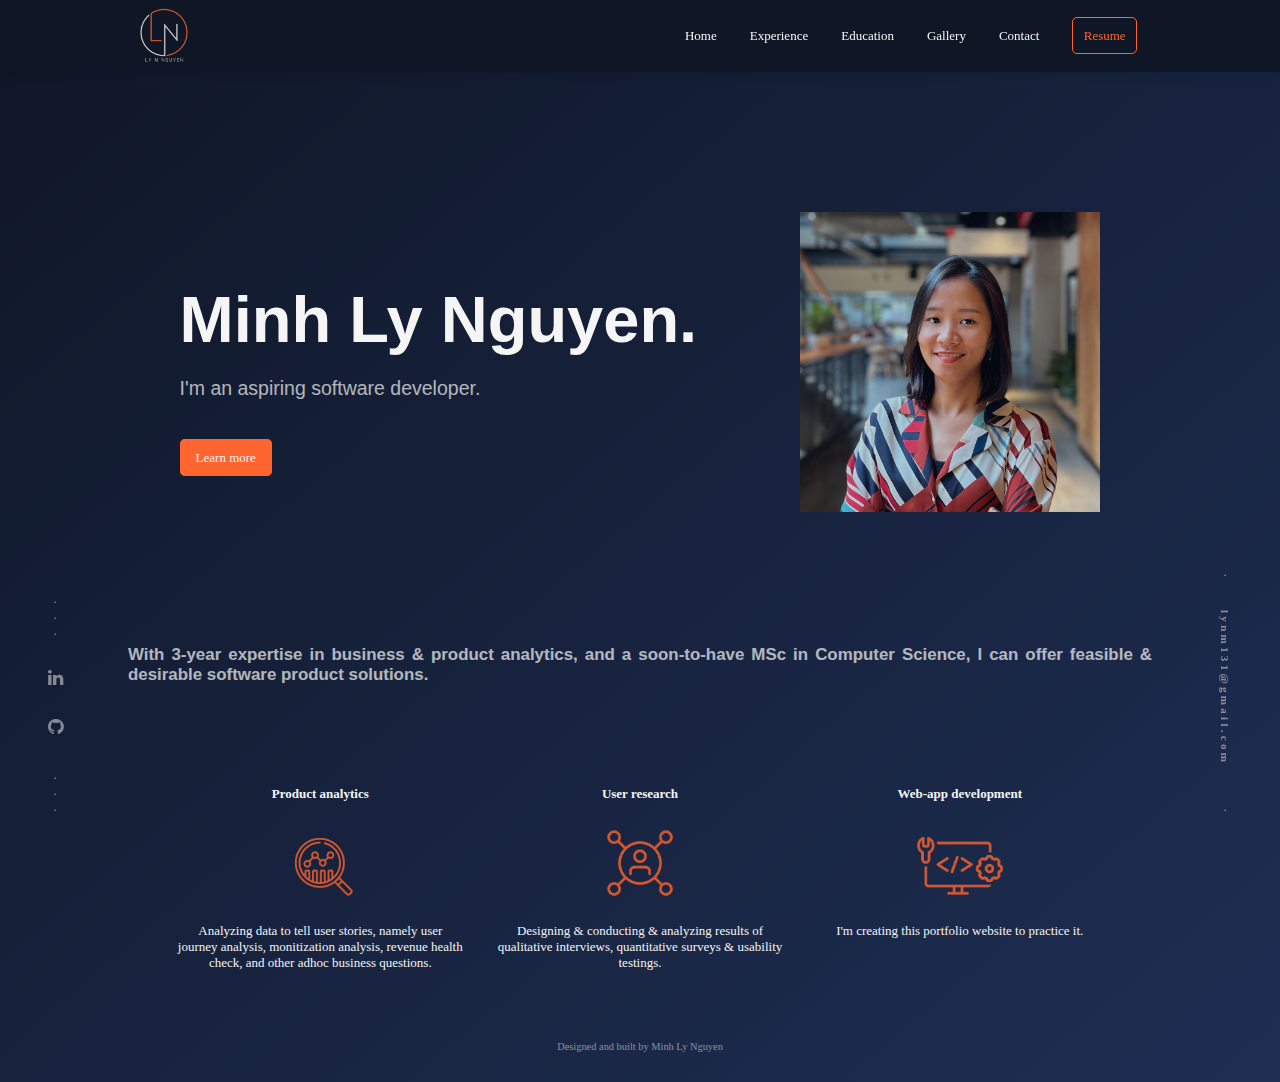
<file: index.html>
<!doctype html>
<html lang="en">
    <head> 
        <link rel='stylesheet' href='https://cdnjs.cloudflare.com/ajax/libs/font-awesome/4.7.0/css/font-awesome.min.css'> 
        <link rel="stylesheet" href="style.css"> 
        <meta name="viewport" content="width=device-width, initial-scale=1.0">
        <link href="https://fonts.googleapis.com/icon?family=Material+Icons" rel="stylesheet">
        <meta charset="utf-8">
        <title>Minh Ly Nguyen Portfolio</title>
    </head>
<body>
    <header> <!-- HTML5 specific elements -->
        <nav class="wrapper"> <!-- A navigation bar--> <!-- HTML5 specific elements -->
            <div id="nav_logo"><a href="index.html"><img src="images/logo.png"></a></div> <!--Links to my own pages -->
            <input type="checkbox" id="nav_toggle"> 
            <label id="hamburger" for="nav_toggle"><i class="material-icons">menu</i></label>
            <ul id="nav_ul">
                <li><a href="index.html">Home</a></li>   <!--Links to my own pages -->
                <li><a href="experience.html">Experience</a></li>   <!--Links to my own pages -->
                <li><a href="education.html">Education</a></li> <!--Links to my own pages -->
                <li><a href="gallery.html">Gallery</a></li> <!--Links to my own pages -->
                <li><a href="contact.html">Contact</a></li> <!--Links to my own pages -->
                <li><a class="ghost_button" href="files/Nguyen Minh Ly - CV.pdf">Resume</a></li> <!-- Make use of both inline and block elements: inline <a>, block <li> */-->
            </ul>
        </nav>
    </header>
    <section id="hero" class="wrapper"><!-- HTML5 specific elements -->
        <div id="hero_content_left"> 
            <h1>Minh Ly Nguyen.</h1>
            <h2 id="tag_line">I'm an aspiring software developer.</h2> <!-- Make use of both inline and block elements: block -->
            <a class="button" href="experience.html">Learn more</a>
        </div>
        <div id="profile_photo">
            <img src="images/profile_photo.png" width="300px"> <!-- Make use of both inline and block elements: inline -->
        </div>
    </section>
    <section id="skills" class="wrapper">
        <h2>With 3-year expertise in business & product analytics, and a soon-to-have MSc in Computer Science, I can offer feasible & desirable software product solutions.</h2>
        <div>
            <ul> <!--At least one list (ordered or unordered) -->
                <li>
                    <h4>Product analytics</h4>
                    <img src="images/analytics.png" width="30%">
                    <p>Analyzing data to tell user stories, namely user journey analysis, monitization analysis, revenue health check, and other adhoc business questions.</p>
                </li>
                <li>
                    <h4>User research</h4>
                    <img src="images/interview.png" width="30%">
                    <p>Designing & conducting & analyzing results of qualitative interviews, quantitative surveys & usability testings.</p>
                </li>
                <li>
                    <h4>Web-app development</h4>
                    <img src="images/app-development.png" width="30%">
                    <p>I'm creating this portfolio website to practice it.</p>
                </li>
            </ul>
        </div>
    </section>
    <div id="social"> <!--At least five CSS3 and four HTML5 specific elements: html_element_4-->
        <ul>
            <li>.<br>.<br>.</li>
            <li><a href="https://github.com/minhlynguyen"><i class='fa fa-linkedin'></i></a></li> <!--Links to external webpages-->
            <li><a href="https://www.linkedin.com/in/lymnguyen123/"><i class='fa fa-github'></i></a></li> <!--Links to external webpages-->
            <li>.<br>.<br>.</li>
        </ul>
    </div>
    <div id="email">
        <ul>
            <li>.</li>
            <li><a href="mailto:lynm131@gmail.com">lynm131@gmail.com</a></li>
            <li>.</li>
        </ul>
    </div>
    <footer><!-- HTML5 specific elements -->
        <div>
            <p>Designed and built by Minh Ly Nguyen</p>
        </div>
    </footer>
</body>
</file>
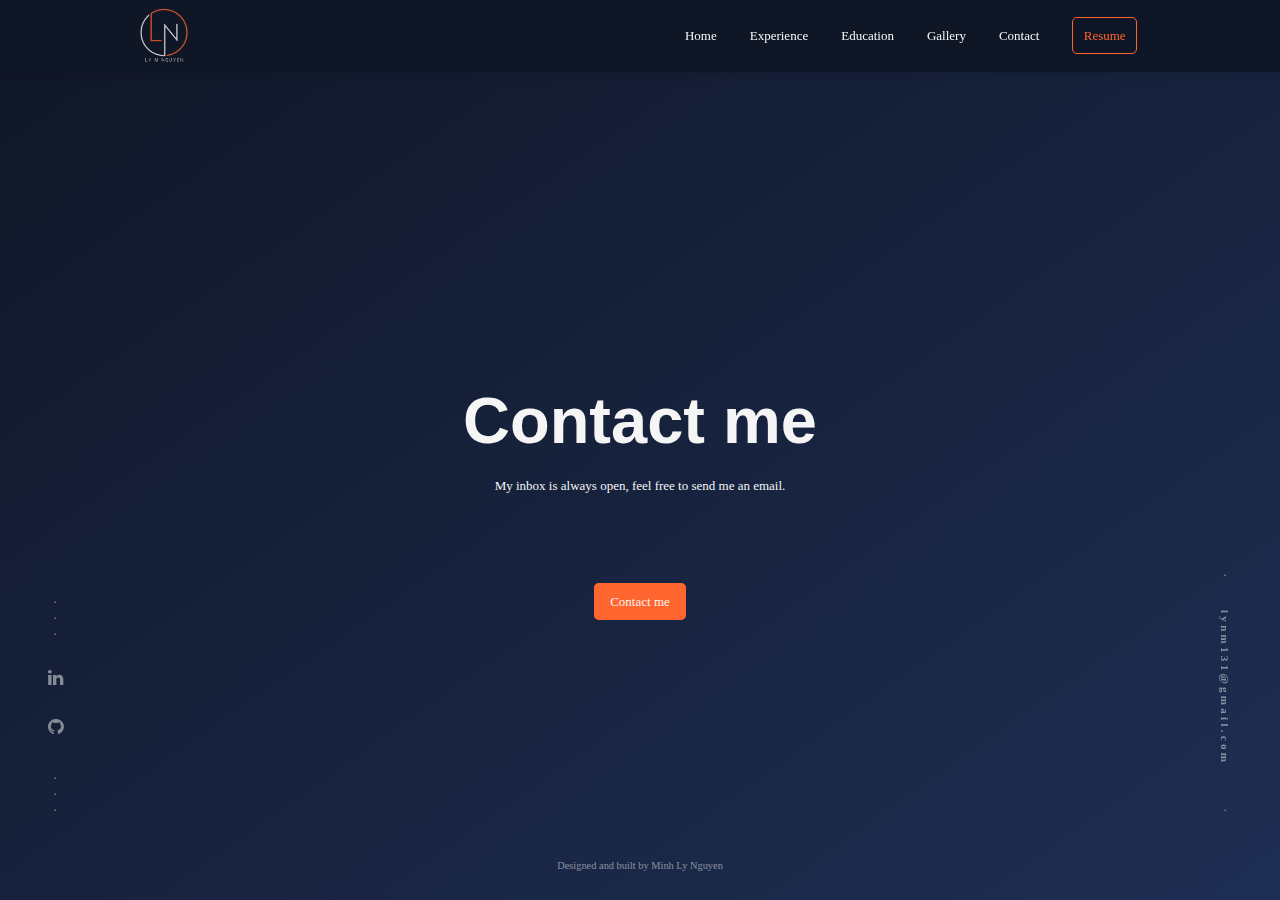
<file: contact.html>
<!doctype html>
<html lang="en">
    <head>
        <link rel='stylesheet' href='https://cdnjs.cloudflare.com/ajax/libs/font-awesome/4.7.0/css/font-awesome.min.css'>
        <link rel="stylesheet" href="style.css"> 
        <!-- From the next line to the one before the next comment are referenced from https://youtu.be/F-yDkTqkAO8 -->
        <meta name="viewport" content="width=device-width, initial-scale=1.0">
        <link href="https://fonts.googleapis.com/icon?family=Material+Icons" rel="stylesheet">
        <!-- Reference ended -->
        <meta charset="utf-8">
        <title>Minh Ly Nguyen Portfolio</title>
    </head>
<body>
    <header>
        <nav class="wrapper">
            <div id="nav_logo"><a href="index.html"><img src="images/logo.png"></a></div>
            <!-- From the next line to the one before the next comment are referenced from https://youtu.be/F-yDkTqkAO8 -->
            <input type="checkbox" id="nav_toggle"> 
            <label id="hamburger" for="nav_toggle"><i class="material-icons">menu</i></label>
            <!-- Reference ended-->
            <ul id="nav_ul">
                <li><a href="index.html">Home</a></li>
                <li><a href="experience.html">Experience</a></li>
                <li><a href="education.html">Education</a></li>
                <li><a href="gallery.html">Gallery</a></li>
                <li><a href="contact.html">Contact</a></li>
                <li><a class="ghost_button" href="files/Nguyen Minh Ly - CV.pdf">Resume</a></li>
            </ul>
        </nav>
    </header>
    <section id="hero" class="wrapper"> 
        <div id="contact">
            <h1>Contact me</h1>
            <p>My inbox is always open, feel free to send me an email.</p>
            <div class="contact_me">
                <a class="button" href="mailto:lynm131@gmail.com">Contact me</a>
            </div>
        </div>
    </section>
    <div id="social">
        <ul>
            <li>.<br>.<br>.</li>
            <li><a href="https://github.com/minhlynguyen"><i class='fa fa-linkedin'></i></a></li>
            <li><a href="https://www.linkedin.com/in/lymnguyen123/"><i class='fa fa-github'></i></a></li>
            <li>.<br>.<br>.</li>
        </ul>
    </div>
    <div id="email">
        <ul>
            <li>.</li>
            <li><a href="mailto:lynm131@gmail.com">lynm131@gmail.com</a></li>
            <li>.</li>
        </ul>
    </div>
    <footer>
        <div>
            <p>Designed and built by Minh Ly Nguyen</p>
        </div>
    </footer>
</body>
</file>
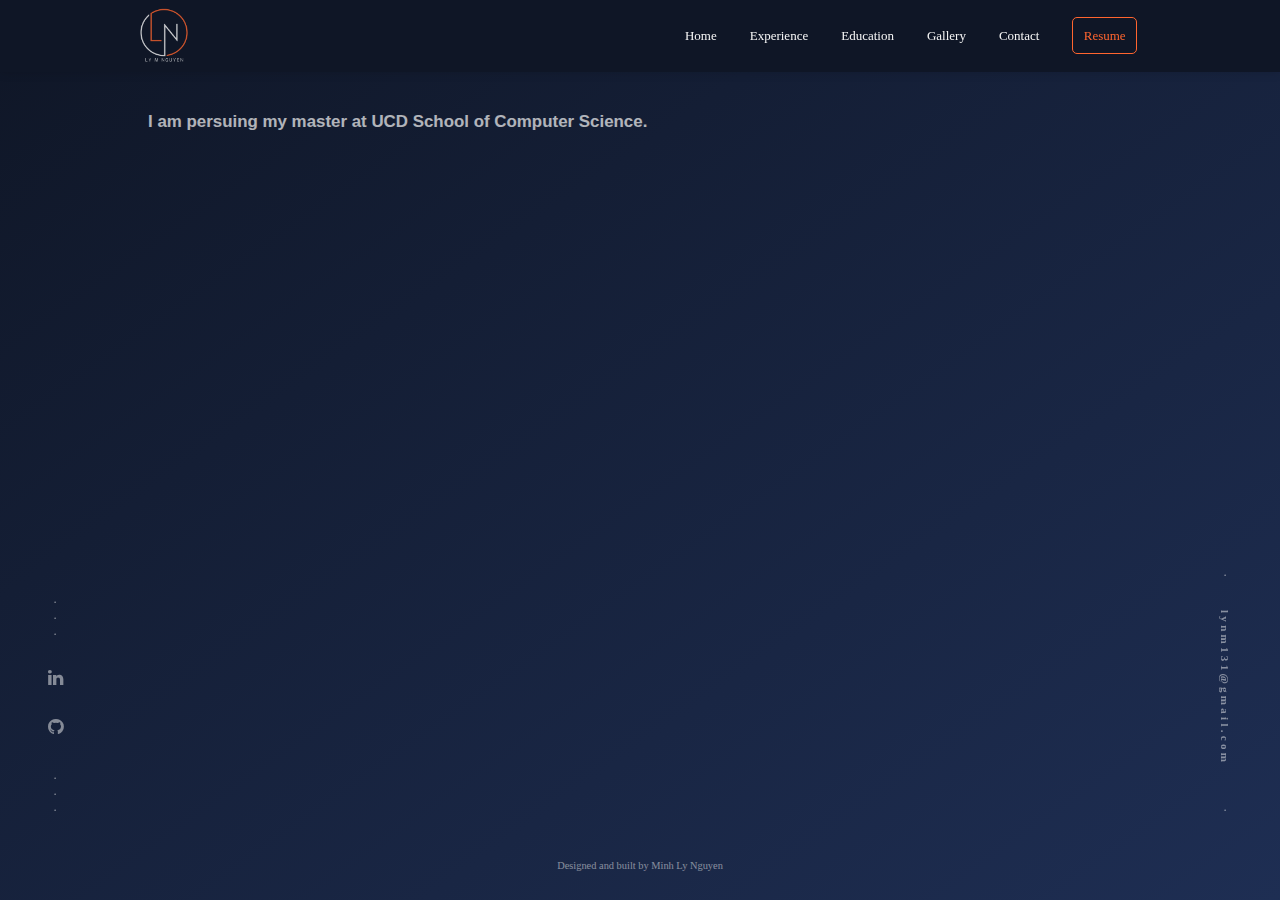
<file: education.html>
<!doctype html>
<html lang="en">
    <head>
        <link rel='stylesheet' href='https://cdnjs.cloudflare.com/ajax/libs/font-awesome/4.7.0/css/font-awesome.min.css'>
        <link rel="stylesheet" href="style.css"> 
        <!-- From the next line to the one before the next comment are referenced from https://youtu.be/F-yDkTqkAO8 -->
        <meta name="viewport" content="width=device-width, initial-scale=1.0">
        <link href="https://fonts.googleapis.com/icon?family=Material+Icons" rel="stylesheet">
        <!-- Reference ended -->
        <meta charset="utf-8">
        <title>Minh Ly Nguyen Portfolio</title>
    </head>
<body>
    <header>
        <nav class="wrapper">
            <div id="nav_logo"><a href="index.html"><img src="images/logo.png"></a></div>
            <!-- From the next line to the one before the next comment are referenced from https://youtu.be/F-yDkTqkAO8 -->
            <input type="checkbox" id="nav_toggle"> 
            <label id="hamburger" for="nav_toggle"><i class="material-icons">menu</i></label>
            <!-- Reference ended-->
            <ul id="nav_ul">
                <li><a href="index.html">Home</a></li>
                <li><a href="experience.html">Experience</a></li>
                <li><a href="education.html">Education</a></li>
                <li><a href="gallery.html">Gallery</a></li>
                <li><a href="contact.html">Contact</a></li>
                <li><a class="ghost_button" href="files/Nguyen Minh Ly - CV.pdf">Resume</a></li>
            </ul>
        </nav>
    </header>
    <section id="hero_gallery" class="wrapper"> 
        <div id="hero_content_left">
            <h2>I am persuing my master at UCD School of Computer Science.</h2>
        </div>
        <div id="education_video"> <!-- At least one local or embedded video -->
            <iframe src="https://www.youtube.com/embed/FwTaZclbthQ" title="YouTube video player" frameborder="0" allow="accelerometer; autoplay; clipboard-write; encrypted-media; gyroscope; picture-in-picture" allowfullscreen></iframe>
        </div>
    </section>
    <div id="social">
        <ul>
            <li>.<br>.<br>.</li>
            <li><a href="https://github.com/minhlynguyen"><i class='fa fa-linkedin'></i></a></li>
            <li><a href="https://www.linkedin.com/in/lymnguyen123/"><i class='fa fa-github'></i></a></li>
            <li>.<br>.<br>.</li>
        </ul>
    </div>
    <div id="email">
        <ul>
            <li>.</li>
            <li><a href="mailto:lynm131@gmail.com">lynm131@gmail.com</a></li>
            <li>.</li>
        </ul>
    </div>
    <footer>
        <div>
            <p>Designed and built by Minh Ly Nguyen</p>
        </div>
    </footer>
</body>
</file>
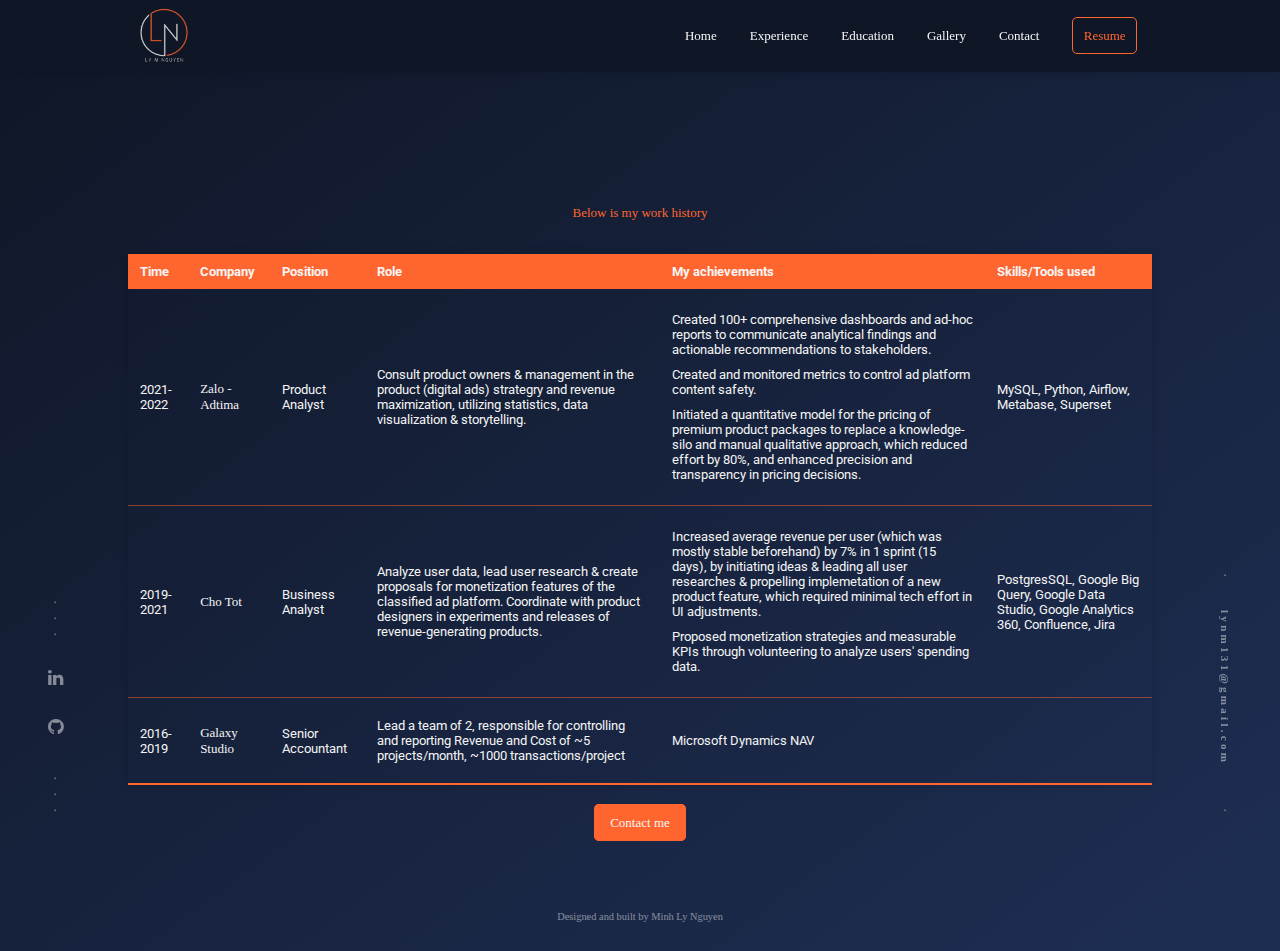
<file: experience.html>
<!doctype html>
<html lang="en">
    <head>
        <link rel='stylesheet' href='https://cdnjs.cloudflare.com/ajax/libs/font-awesome/4.7.0/css/font-awesome.min.css'>
        <link rel="stylesheet" href="style.css"> 
        <!-- From the next line to the one before the next comment are referenced from https://youtu.be/F-yDkTqkAO8 -->
        <meta name="viewport" content="width=device-width, initial-scale=1.0">
        <link href="https://fonts.googleapis.com/icon?family=Material+Icons" rel="stylesheet">
        <!-- Reference ended -->
        <meta charset="utf-8">
        <title>Minh Ly Nguyen Portfolio</title>
    </head>
<body>
    <header>
        <nav class="wrapper">
            <div id="nav_logo"><a href="index.html"><img src="images/logo.png"></a></div>
            <!-- From the next line to the one before the next comment are referenced from https://youtu.be/F-yDkTqkAO8 -->
            <input type="checkbox" id="nav_toggle"> 
            <label id="hamburger" for="nav_toggle"><i class="material-icons">menu</i></label>
            <!-- Reference ended-->
            <ul id="nav_ul">
                <li><a href="index.html">Home</a></li>
                <li><a href="experience.html">Experience</a></li>
                <li><a href="education.html">Education</a></li>
                <li><a href="gallery.html">Gallery</a></li>
                <li><a href="contact.html">Contact</a></li>
                <li><a class="ghost_button" href="files/Nguyen Minh Ly - CV.pdf">Resume</a></li>
            </ul>
        </nav>
    </header>
    <section id="hero" class="wrapper"> 
        <p id="greet">Below is my work history</p>
        <table id="work_history">   <!--At least one table used in an appropriate manner-->
            <thead>
                <th>Time</th>
                <th>Company</th>
                <th>Position</th>
                <th>Role</th>
                <th>My achievements</th>
                <th>Skills/Tools used</th>
            </thead>
            <tbody>
                <tr>
                    <td>2021-2022</td>
                    <td><a href="https://zalo.careers/">Zalo - Adtima</a></td>
                    <td>Product Analyst</td>
                    <td>
                        <p>Consult product owners & management in the product (digital ads) strategry and revenue maximization, 
                        utilizing statistics, data visualization & storytelling.</p>
                    </td>
                    <td>
                        <ul>
                            <li>Created 100+ comprehensive dashboards and ad-hoc reports to communicate analytical findings 
                            and actionable recommendations to stakeholders.</li>
                            <li>Created and monitored metrics to control ad platform content safety.</li>
                            <li>Initiated a quantitative model for the pricing of premium product packages 
                                to replace a knowledge-silo and manual qualitative approach, which 
                                reduced effort by 80%, and enhanced precision and transparency in pricing decisions.
                            </li>
                        </ul>
                    </td>
                    <td>MySQL, Python, Airflow, Metabase, Superset</td>
                </tr>
                <tr>
                    <td>2019-2021</td>
                    <td><a href="https://careers.chotot.com/">Cho Tot</a></td>
                    <td>Business Analyst</td>
                    <td>
                        <p>Analyze user data, lead user research & create proposals for monetization features of the classified ad platform. 
                        Coordinate with product designers in experiments and releases of revenue-generating products.</p>
                    </td>
                    <td>
                        <ul>
                            <li>Increased average revenue per user (which was mostly stable beforehand) by 7% in 1 sprint (15 days), 
                            by initiating ideas & leading all user researches & propelling implemetation of a new product feature, 
                            which required minimal tech effort in UI adjustments.</li>
                            <li>Proposed monetization strategies and measurable KPIs through volunteering to analyze users' spending data.
                            </li>                            
                        </ul>
                    </td>
                    <td>PostgresSQL, Google Big Query, Google Data Studio, Google Analytics 360, Confluence, Jira</td>
                </tr>
                <tr>
                    <td>2016-2019</td>
                    <td><a href="https://www.galaxystudios.com/">Galaxy Studio</a></td>
                    <td>Senior Accountant</td>
                    <td><p>Lead a team of 2, responsible for controlling and reporting Revenue and Cost of ~5 projects/month, ~1000 transactions/project</p></td>
                    <td>Microsoft Dynamics NAV</td>
                </tr>
            </tbody>        
        </table>
        <div>
            <a class="button" href="contact.html">Contact me</a>
        </div>
    </section>
    <div id="social">
        <ul>
            <li>.<br>.<br>.</li>
            <li><a href="https://github.com/minhlynguyen"><i class='fa fa-linkedin'></i></a></li>
            <li><a href="https://www.linkedin.com/in/lymnguyen123/"><i class='fa fa-github'></i></a></li>
            <li>.<br>.<br>.</li>
        </ul>
    </div>
    <div id="email">
        <ul>
            <li>.</li>
            <li><a href="mailto:lynm131@gmail.com">lynm131@gmail.com</a></li>
            <li>.</li>
        </ul>
    </div>
    <footer>
        <div>
            <p>Designed and built by Minh Ly Nguyen</p>
        </div>
    </footer>
</body>
</file>
<file: style.css>
@import url('https://fonts.googleapis.com/css2?family=Roboto:wght@100&display=swap');
@import url('https://fonts.googleapis.com/css2?family=Seymour+One&display=swap');

:root{ /* The use of of variables is referenced from tutorial: https://youtu.be/F-yDkTqkAO8 */
    --header-height: 72px; /* The use of CSS variable I learnt from a tutorial */
    --background-color: #0F1626;
    --background-color-light: #1e2e53;
    --footer-height: 70px;
    --white-font: #f5f5f5;
    --white-font-light: rgba(245, 245, 245, 0.5);
    --orange: #FF652F;
    --orange-light: rgba(255, 101, 47, 0.5);
    --shadow: rgba(0, 0, 0, 0.15); 
}

body{
    min-height: 100vh;  /* At least five CSS3 and four HTML5 specific elements: css_property_1 */
    /* overflow-x: hidden; At least five CSS3 and four HTML5 specific elements: css_property_2 */
    display: flex; /* At least five CSS3 and four HTML5 specific elements: css_property_3 */
    flex-direction: column; /* At least five CSS3 and four HTML5 specific elements: css_property_4 */
    margin: 0; /* At least five CSS3 and four HTML5 specific elements: css_property_5 */
    font-family: 'Roboto', sans-serif;   
    color: var(--white-font);
    font-size: 13px;
    background: linear-gradient(to bottom right, var(--background-color), var(--background-color-light));    /* Reference: tutorial: https://youtu.be/F-yDkTqkAO8 */
    /*CSS3 specific elements: gradient*/
}


p, li, a{
    font-family: andale mono;
}

h1, h2{
    padding: 0;
    font-family: 'Lucida Sans', 'Lucida Sans Regular', 'Lucida Grande', 'Lucida Sans Unicode', Geneva, Verdana, sans-serif;
    font-size: 5em;
    margin: 20px auto;
}

h2{
    font-size: 1.3em;
    opacity: 0.7;
}

a{
    text-decoration: none;
    color: var(--white-font);
}

img{ /* Make use of both inline and block elements: inline */
    height: 100%;
}

img{
    opacity: 0.8; /*CSS3 specific elements: opacity*/
}

img:hover{
    opacity: 1;
}

.wrapper{
    width: 80%;
    margin: 0 auto;
    flex: 1;
}

.button{
    background-color: var(--orange);
    border: 1px solid var(--orange);
    border-radius: 5px;
    padding: 10px 15px;
    transition: background-color 0.15s; /*CSS3 specific elements: gradient*/
}

.button:hover{
    background: var(--orange-light);
    border: 1px solid var(--orange-light);
}

.ghost_button{
    border: 1px solid var(--orange);
    padding: 0.8em;
    border-radius: 5px;
    color: var(--orange);
    background-color: transparent;
    text-align: center;
    transition-property: background-color, color; /*CSS3 specific elements: transition*/
    transition: 0.15s;
}

.ghost_button:hover{
    border: solid var(--orange) 1px;
    padding: 0.8em;
    border-radius: 5px;
    background-color: var(--orange);
    color: var(--white-font);
}

header{
    position: fixed; /* Make use of the CSS positional properties (e.g. position, float) */
    z-index: 1;
    top: 0;
    left: 0;
    width: 100%;
    height: var(--header-height);
    background-color: var(--background-color);
    box-shadow: 0 0 10px var(--shadow); /*CSS3 specific elements: gradient*/
    margin: 0;
    padding: 0;
}

nav{
    height: 100%;
    display: flex; /* Make use of the CSS positional properties (e.g. position, float) */
    justify-content: space-between;
    align-items: center;
}

#nav_logo{
    height: 100%;
}

#hamburger{
    cursor: pointer;
}

ul{
    padding: 0px;
}

ul li{
    display: inline-block;
    padding: 15px;
}

header nav ul li a{
	color: var(--white-font);
}

header nav ul li a:hover{
	color: var(--orange);
}

table{
    border-collapse: collapse;
    margin: 20px 0 30px 0;
    border-radius: 5px 5px 0 0;
    overflow: auto;
    box-shadow: 0 0 10px var(--shadow);
}

thead th{
    background-color: var(--orange);
    text-align: left;
    font-weight: 800!;
}

th, td{
    padding: 10px 12px;
}

tbody tr{
    border-bottom: solid 1px var(--orange-light)
}

/* tbody tr:hover{
    border-bottom: solid 1px var(--orange-light);
    background-color: var(--orange-light);
} */

tbody tr:last-child{
    border-bottom: solid 2px var(--orange);
}

td p, td ul li, td ul a{
    display: block;
    margin: 10px 0px;
    padding: 0px;
    font-family: 'Roboto', sans-serif;  
}

#nav_toggle{
    display: none;
}

#nav_toggle:checked ~ #nav_ul{
    display: flex;
}

#nav_ul{ 
    display: none;
    flex-direction: column;
    position: fixed;
    top: var(--header-height);
    left: 0;
    width: 100%;
    padding: 30px;
    background: var(--background-color-light);
    box-sizing: border-box;
    margin: 0;
}

#hero{
    margin-top: 120px;
    display: flex;
    padding-top: var(--header-height); 
    align-items: center;
    box-sizing: border-box; 
    flex-wrap: wrap;
    justify-content: space-around;
    margin-bottom: 50px;
}

#hero_content_left{
    padding: 20px;
    color: var(--white-font);
}

#profile_photo{
    margin: 0;
    padding: 20px;
    }

#hero_content_right img{
    max-width: 100%;
}

#greet{
    color: var(--orange);
}

#tag_line{
    font-weight: 500;
    font-size: 1.5em;
    padding-bottom: 30px;
}

#skills{ 
    padding-top: 40px;
    overflow: visible;
    text-align: justify;
}

#skills ul {
    display: inline-block;
    flex-wrap: wrap;
    justify-content: space-between;
    text-align: center;
    align-items: center;
    vertical-align: top;
    list-style: none;
    padding: 0%;
}
#skills ul li {
    height: 100%;
    width: 28%;
    padding-top: 5%;
    vertical-align: top;
}

footer{
    bottom: 0;
    font-size: 0.8em;
    color: var(--white-font-light);
    height: var(--footer-height);
    display: flex;
    justify-content: center;
    align-items: center;
}

#social, #email{
    display: none;
}

#social ul, #email ul{
    width: 100%;
    display: inline-block;
    flex-wrap: wrap;
    padding: 0;
    margin: 0;
    text-align: center;
}

#social ul li, #email ul li{
    width: 100%;
    margin: 0;
    text-align: center;
    color: var(--white-font-light);
    padding-left: 0;
    padding-right: 0;
}


#social ul li a i, #email ul li a{
    position: relative;
    top: 0px;
    font-size: large;
    color: var(--white-font-light);
    transition-property: top, color;
    transition-duration: 0.2s;
}

#email ul li a{
    font-size: 11px;
    letter-spacing: 0.3em;
    font-weight: bold;
}

#social ul li a i:hover, #email ul li a:hover{
    position: relative;
    top: -2px;
    color: var(--orange);
}

#email{
    display: none;
}

#email li a{
    writing-mode: vertical-rl;
}


/* The use of @media to set the appearance of the page for different screen-size learnt from tutorial https://youtu.be/F-yDkTqkAO8*/

/* From the next line to the one before the next comment are referenced from https://youtu.be/F-yDkTqkAO8 */
@media screen and (min-width: 790px){ /*CSS3 specific elements: @media*/
    #hamburger{
         display: none;
    }
 
    #nav_ul{
         display: initial;
         position: static;
         width: unset;
         height: unset;
         padding: unset;
         background: transparent;
    }
/* Reference ends */ 
    #social{
         display: initial;
         position: fixed;
         width: 70px;
         bottom: var(--footer-height);
         left: 20px;
         color: var(--white-font);
         margin: 0;
         padding: 0;
    }

    #email{
         display: initial;
         position: fixed;
         width: 70px;
         bottom: var(--footer-height);
         right: 20px;
         color: var(--white-font);
         margin: 0;
         padding: 0;
    }        
    }



@media screen and (max-width: 540px){ 
    #work_history thead{
        display: none;
    }

    #work_history, #work_history tbody, #work_history tr, #work_history td{
        display: block;
        width: 100%;
    }
}

#hero_gallery{
    padding-top: var(--header-height); 
    align-items: center;
    box-sizing: border-box; 
    flex-wrap: wrap;
    justify-content: space-around;
    margin-bottom: 50px;
}

#photo{
        justify-content: center;
        align-items: center;
        margin-top: 10px;
        display: flex;
        flex-wrap: wrap;
    }

#photo .card{
    width: 280px;
    height: 280px;
    margin: 10px;
}

#photo .card img{
    width: 100%;
    height: 100%;
    object-fit: cover;
}
    
#education_video iframe{
    display: block;
    width: 600px;
    max-width: 100%;
    height: 400px;
    margin: auto;
    margin-top: 30px;
}

#contact{
    text-align: center;
    align-items: center;
}

.contact_me{
    margin-top: 100px;
}
</file>
